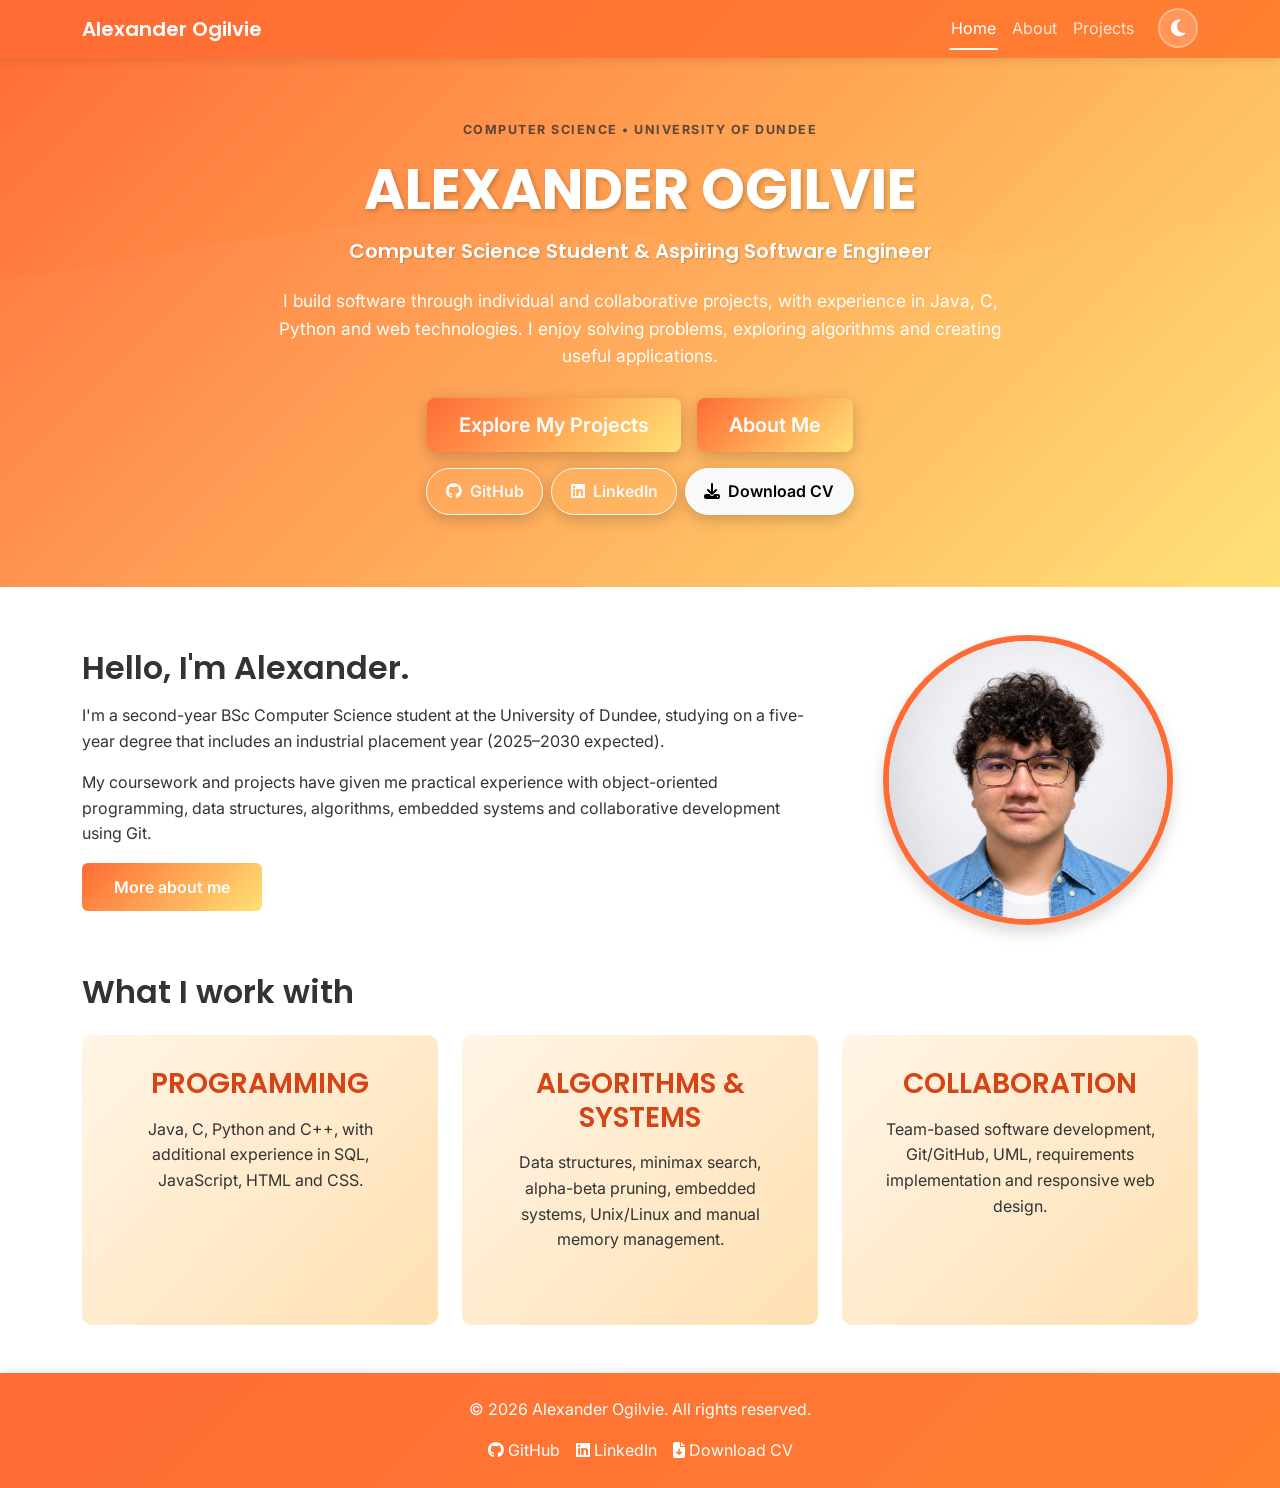
<file: index.html>
<!DOCTYPE html>
<html lang="en">

<head>
    <meta charset="UTF-8">
    <meta name="viewport" content="width=device-width, initial-scale=1.0">
    <meta name="description"
        content="Alexander Ogilvie — Computer Science student at the University of Dundee. Explore software projects, technical skills and experience.">
    <title>Home | Alexander Ogilvie</title>
    <link rel="preconnect" href="https://fonts.googleapis.com">
    <link rel="preconnect" href="https://fonts.gstatic.com" crossorigin>
    <link
        href="https://fonts.googleapis.com/css2?family=Poppins:wght@400;600;700&family=Inter:wght@300;400;500&display=swap"
        rel="stylesheet">
    <link href="https://cdn.jsdelivr.net/npm/bootstrap@5.3.2/dist/css/bootstrap.min.css" rel="stylesheet">
    <link rel="stylesheet" href="https://cdnjs.cloudflare.com/ajax/libs/animate.css/4.1.1/animate.min.css">
    <link rel="stylesheet" href="https://cdnjs.cloudflare.com/ajax/libs/font-awesome/6.5.1/css/all.min.css">
    <script>(function () { const t = localStorage.getItem('theme') || 'light'; document.documentElement.setAttribute('data-theme', t); })();</script>
    <link rel="stylesheet" href="css/style.css">
</head>

<body>
    <header>
        <nav class="navbar navbar-expand-lg site-nav fixed-top">
            <div class="container"><a class="navbar-brand" href="index.html">Alexander Ogilvie</a><button
                    class="navbar-toggler" type="button" data-bs-toggle="collapse" data-bs-target="#navbarNav"
                    aria-controls="navbarNav" aria-expanded="false" aria-label="Toggle navigation menu"><span
                        class="navbar-toggler-icon"></span></button>
                <div class="collapse navbar-collapse" id="navbarNav">
                    <ul class="navbar-nav ms-auto">
                        <li class="nav-item"><a class="nav-link active" href="index.html">Home</a></li>
                        <li class="nav-item"><a class="nav-link " href="about.html">About</a></li>
                        <li class="nav-item"><a class="nav-link " href="projects.html">Projects</a></li>
                        <li class="nav-item"><button id="theme-toggle" class="theme-toggle"
                                aria-label="Toggle dark mode"><i class="fas fa-moon"></i></button></li>
                    </ul>
                </div>
            </div>
        </nav>
    </header>
    <main>
        <section class="hero">
            <div class="container">
                <p class="eyebrow">COMPUTER SCIENCE • UNIVERSITY OF DUNDEE</p>
                <h1 class="hero-title">ALEXANDER OGILVIE</h1>
                <h2 class="hero-text">Computer Science Student &amp; Aspiring Software Engineer</h2>
                <p class="hero-intro">I build software through individual and collaborative projects, with experience in Java, C, Python and web technologies. I enjoy solving problems, exploring algorithms and creating useful applications.</p>
                <div class="d-flex flex-wrap gap-3 justify-content-center mb-3"><a href="projects.html"
                        class="btn btn-primary btn-lg">Explore My Projects</a><a href="about.html"
                        class="btn btn-primary btn-lg">About Me</a></div>
                <div class="social-links d-flex flex-wrap gap-2 justify-content-center" aria-label="Professional links">
                    <a class="btn btn-outline-light" href="https://github.com/alex-ogilvie" target="_blank"
                        rel="noopener noreferrer"><i class="fab fa-github me-2" aria-hidden="true"></i>GitHub</a><a
                        class="btn btn-outline-light" href="https://www.linkedin.com/in/alexander-ogilvie-29313744b/" target="_blank"
                        rel="noopener noreferrer"><i class="fab fa-linkedin me-2" aria-hidden="true"></i>LinkedIn</a><a
                        class="btn btn-light" href="assets/Alexander-Ogilvie-CV.pdf" download><i
                            class="fas fa-download me-2" aria-hidden="true"></i>Download CV</a></div>
            </div>
        </section>
        <section class="section">
            <div class="container">
                <div class="row align-items-center g-5 mb-5">
                    <div class="col-lg-8">
                        <h2 class="mb-3">Hello, I'm Alexander.</h2>
                        <p>I'm a second-year BSc Computer Science student at the University of Dundee, studying on a five-year degree that includes an industrial placement year (2025–2030 expected).</p>
                        <p>My coursework and projects have given me practical experience with object-oriented programming, data structures, algorithms, embedded systems and collaborative development using Git.</p>
                        <a href="about.html" class="btn btn-primary">More about me</a>
                    </div>
                    <div class="col-lg-4 text-center"><img src="assets/images/me.png"
                            alt="Portrait of Alexander Ogilvie" class="img-fluid rounded-circle shadow profile-image"
                            loading="lazy"></div>
                </div>
                <h2 class="mb-4">What I work with</h2>
                <div class="row g-4">
                    <div class="col-md-4">
                        <div class="feature-box h-100">
                            <h3>PROGRAMMING</h3>
                            <p>Java, C, Python and C++, with additional experience in SQL, JavaScript, HTML and CSS.</p>
                        </div>
                    </div>
                    <div class="col-md-4">
                        <div class="feature-box h-100">
                            <h3>ALGORITHMS &amp; SYSTEMS</h3>
                            <p>Data structures, minimax search, alpha-beta pruning, embedded systems, Unix/Linux and manual memory management.</p>
                        </div>
                    </div>
                    <div class="col-md-4">
                        <div class="feature-box h-100">
                            <h3>COLLABORATION</h3>
                            <p>Team-based software development, Git/GitHub, UML, requirements implementation and responsive web design.</p>
                        </div>
                    </div>
                </div>
            </div>
        </section>
    </main>
    <footer class="site-footer">
        <div class="container">
            <p class="mb-3">&copy; 2026 Alexander Ogilvie. All rights reserved.</p>
            <div class="footer-links d-flex flex-wrap gap-3 justify-content-center"><a
                    href="https://github.com/alex-ogilvie" target="_blank" rel="noopener noreferrer"><i
                        class="fab fa-github me-1" aria-hidden="true"></i>GitHub</a><a href="https://www.linkedin.com/in/alexander-ogilvie-29313744b/"
                    target="_blank" rel="noopener noreferrer"><i class="fab fa-linkedin me-1"
                        aria-hidden="true"></i>LinkedIn</a><a href="assets/Alexander-Ogilvie-CV.pdf" download><i
                        class="fas fa-file-arrow-down me-1" aria-hidden="true"></i>Download CV</a></div>
        </div>
    </footer>
    <script src="https://cdn.jsdelivr.net/npm/bootstrap@5.3.2/dist/js/bootstrap.bundle.min.js"></script>
    <script src="js/theme-toggle.js"></script>
</body>

</html>
</file>
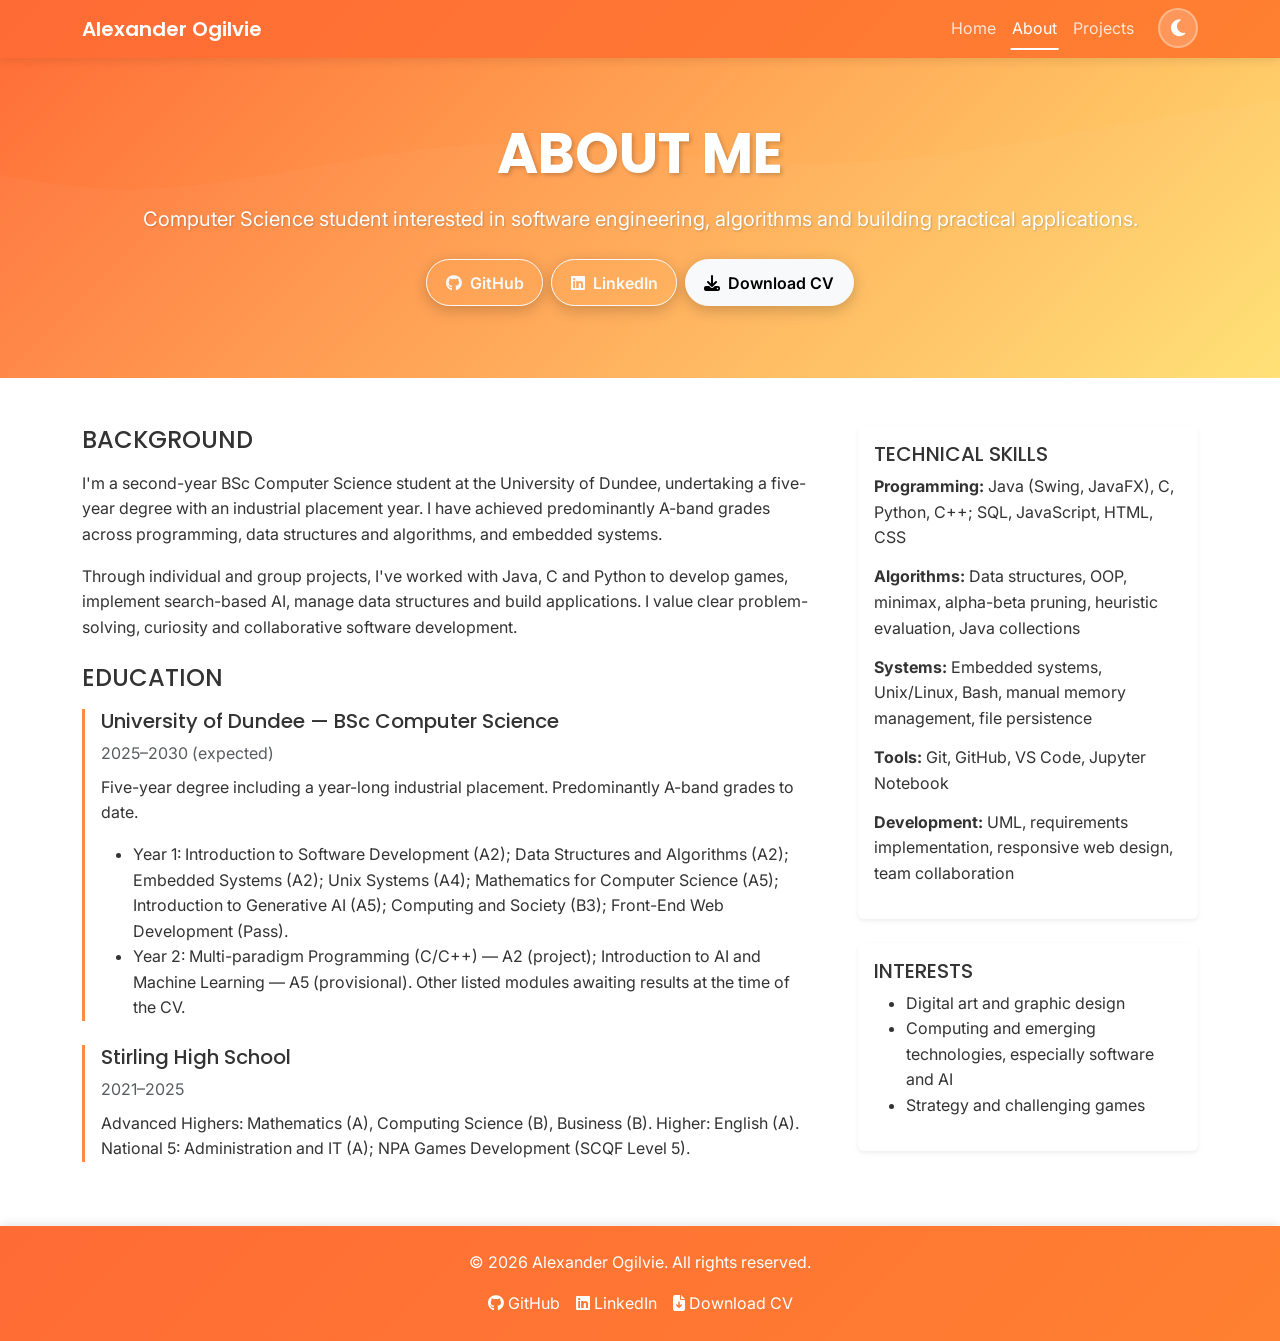
<file: about.html>
<!DOCTYPE html>
<html lang="en">

<head>
    <meta charset="UTF-8">
    <meta name="viewport" content="width=device-width, initial-scale=1.0">
    <meta name="description"
        content="Alexander Ogilvie — Computer Science student at the University of Dundee. Explore software projects, technical skills and experience.">
    <title>About | Alexander Ogilvie</title>
    <link rel="preconnect" href="https://fonts.googleapis.com">
    <link rel="preconnect" href="https://fonts.gstatic.com" crossorigin>
    <link
        href="https://fonts.googleapis.com/css2?family=Poppins:wght@400;600;700&family=Inter:wght@300;400;500&display=swap"
        rel="stylesheet">
    <link href="https://cdn.jsdelivr.net/npm/bootstrap@5.3.2/dist/css/bootstrap.min.css" rel="stylesheet">
    <link rel="stylesheet" href="https://cdnjs.cloudflare.com/ajax/libs/animate.css/4.1.1/animate.min.css">
    <link rel="stylesheet" href="https://cdnjs.cloudflare.com/ajax/libs/font-awesome/6.5.1/css/all.min.css">
    <script>(function () { const t = localStorage.getItem('theme') || 'light'; document.documentElement.setAttribute('data-theme', t); })();</script>
    <link rel="stylesheet" href="css/style.css">
</head>

<body>
    <header>
        <nav class="navbar navbar-expand-lg site-nav fixed-top">
            <div class="container"><a class="navbar-brand" href="index.html">Alexander Ogilvie</a><button
                    class="navbar-toggler" type="button" data-bs-toggle="collapse" data-bs-target="#navbarNav"
                    aria-controls="navbarNav" aria-expanded="false" aria-label="Toggle navigation menu"><span
                        class="navbar-toggler-icon"></span></button>
                <div class="collapse navbar-collapse" id="navbarNav">
                    <ul class="navbar-nav ms-auto">
                        <li class="nav-item"><a class="nav-link " href="index.html">Home</a></li>
                        <li class="nav-item"><a class="nav-link active" href="about.html">About</a></li>
                        <li class="nav-item"><a class="nav-link " href="projects.html">Projects</a></li>
                        <li class="nav-item"><button id="theme-toggle" class="theme-toggle"
                                aria-label="Toggle dark mode"><i class="fas fa-moon"></i></button></li>
                    </ul>
                </div>
            </div>
        </nav>
    </header>

    <main>
        <section class="hero">
            <div class="container">
                <h1 class="hero-title">ABOUT ME</h1>
                <p class="hero-text">Computer Science student interested in software engineering, algorithms and
                    building practical applications.</p>
                <div class="social-links d-flex flex-wrap gap-2 justify-content-center" aria-label="Professional links">
                    <a class="btn btn-outline-light" href="https://github.com/alex-ogilvie" target="_blank"
                        rel="noopener noreferrer"><i class="fab fa-github me-2" aria-hidden="true"></i>GitHub</a><a
                        class="btn btn-outline-light" href="https://www.linkedin.com/in/alexander-ogilvie-29313744b/" target="_blank"
                        rel="noopener noreferrer"><i class="fab fa-linkedin me-2" aria-hidden="true"></i>LinkedIn</a><a
                        class="btn btn-light" href="assets/Alexander-Ogilvie-CV.pdf" download><i
                            class="fas fa-download me-2" aria-hidden="true"></i>Download CV</a></div>
            </div>
        </section>
        <section class="section">
            <div class="container">
                <div class="row g-5">
                    <div class="col-lg-8">
                        <h2 class="h4 mb-3">BACKGROUND</h2>
                        <p>I'm a second-year BSc Computer Science student at the University of Dundee, undertaking a five-year degree with an industrial placement year. I have achieved predominantly A-band grades across programming, data structures and algorithms, and embedded systems.</p>
                        <p>Through individual and group projects, I've worked with Java, C and Python to develop games, implement search-based AI, manage data structures and build applications. I value clear problem-solving, curiosity and collaborative software development.</p>
                        <h2 class="h4 mt-4 mb-3">EDUCATION</h2>
                        <div class="timeline-item">
                            <h3 class="h5">University of Dundee — BSc Computer Science</h3>
                            <p class="text-muted mb-2">2025–2030 (expected)</p>
                            <p>Five-year degree including a year-long industrial placement. Predominantly A-band grades to date.</p>
                            <ul>
                                <li>Year 1: Introduction to Software Development (A2); Data Structures and Algorithms (A2); 
                                    Embedded Systems (A2); Unix Systems (A4); Mathematics for Computer Science (A5); 
                                    Introduction to Generative AI (A5); 
                                    Computing and Society (B3); 
                                    Front-End Web Development (Pass).</li>
                                <li>Year 2: Multi-paradigm Programming (C/C++) — A2 (project); 
                                    Introduction to AI and Machine Learning — A5 (provisional). 
                                    Other listed modules awaiting results at the time of the CV.</li>
                            </ul>
                        </div>
                        <div class="timeline-item mt-4">
                            <h3 class="h5">Stirling High School</h3>
                            <p class="text-muted mb-2">2021–2025</p>
                            <p>Advanced Highers: Mathematics (A), Computing Science (B), Business (B). Higher: English
                                (A). National 5: Administration and IT (A); NPA Games Development (SCQF Level 5).</p>
                        </div>
                        <!-- <h2 class="h4 mt-4 mb-3">CURRENT GOAL</h2> -->
                    </div>
                    <div class="col-lg-4">
                        <div class="card shadow-sm mb-4">
                            <div class="card-body">
                                <h3 class="h5">TECHNICAL SKILLS</h3>
                                <ul class="list-unstyled skill-list">
                                    <li><strong>Programming:</strong> Java (Swing, JavaFX), C, Python, C++; SQL, JavaScript, HTML, CSS</li>
                                    <li><strong>Algorithms:</strong> Data structures, OOP, minimax, alpha-beta pruning, heuristic evaluation, Java collections</li>
                                    <li><strong>Systems:</strong> Embedded systems, Unix/Linux, Bash, manual memory management, file persistence</li>
                                    <li><strong>Tools:</strong> Git, GitHub, VS Code, Jupyter Notebook</li>
                                    <li><strong>Development:</strong> UML, requirements implementation, responsive web design, team collaboration</li>
                                </ul>
                            </div>
                        </div>
                        <div class="card shadow-sm">
                            <div class="card-body">
                                <h3 class="h5">INTERESTS</h3>
                                <ul>
                                    <li>Digital art and graphic design</li>
                                    <li>Computing and emerging technologies, especially software and AI</li>
                                    <li>Strategy and challenging games</li>
                                </ul>
                            </div>
                        </div>
                    </div>
                </div>
            </div>
        </section>
    </main>
    <footer class="site-footer">
        <div class="container">
            <p class="mb-3">&copy; 2026 Alexander Ogilvie. All rights reserved.</p>
            <div class="footer-links d-flex flex-wrap gap-3 justify-content-center"><a
                    href="https://github.com/alex-ogilvie" target="_blank" rel="noopener noreferrer"><i
                        class="fab fa-github me-1" aria-hidden="true"></i>GitHub</a><a href="https://www.linkedin.com/in/alexander-ogilvie-29313744b/"
                    target="_blank" rel="noopener noreferrer"><i class="fab fa-linkedin me-1"
                        aria-hidden="true"></i>LinkedIn</a><a href="assets/Alexander-Ogilvie-CV.pdf" download><i
                        class="fas fa-file-arrow-down me-1" aria-hidden="true"></i>Download CV</a></div>
        </div>
    </footer>
    <script src="https://cdn.jsdelivr.net/npm/bootstrap@5.3.2/dist/js/bootstrap.bundle.min.js"></script>
    <script src="js/theme-toggle.js"></script>
</body>

</html>
</file>
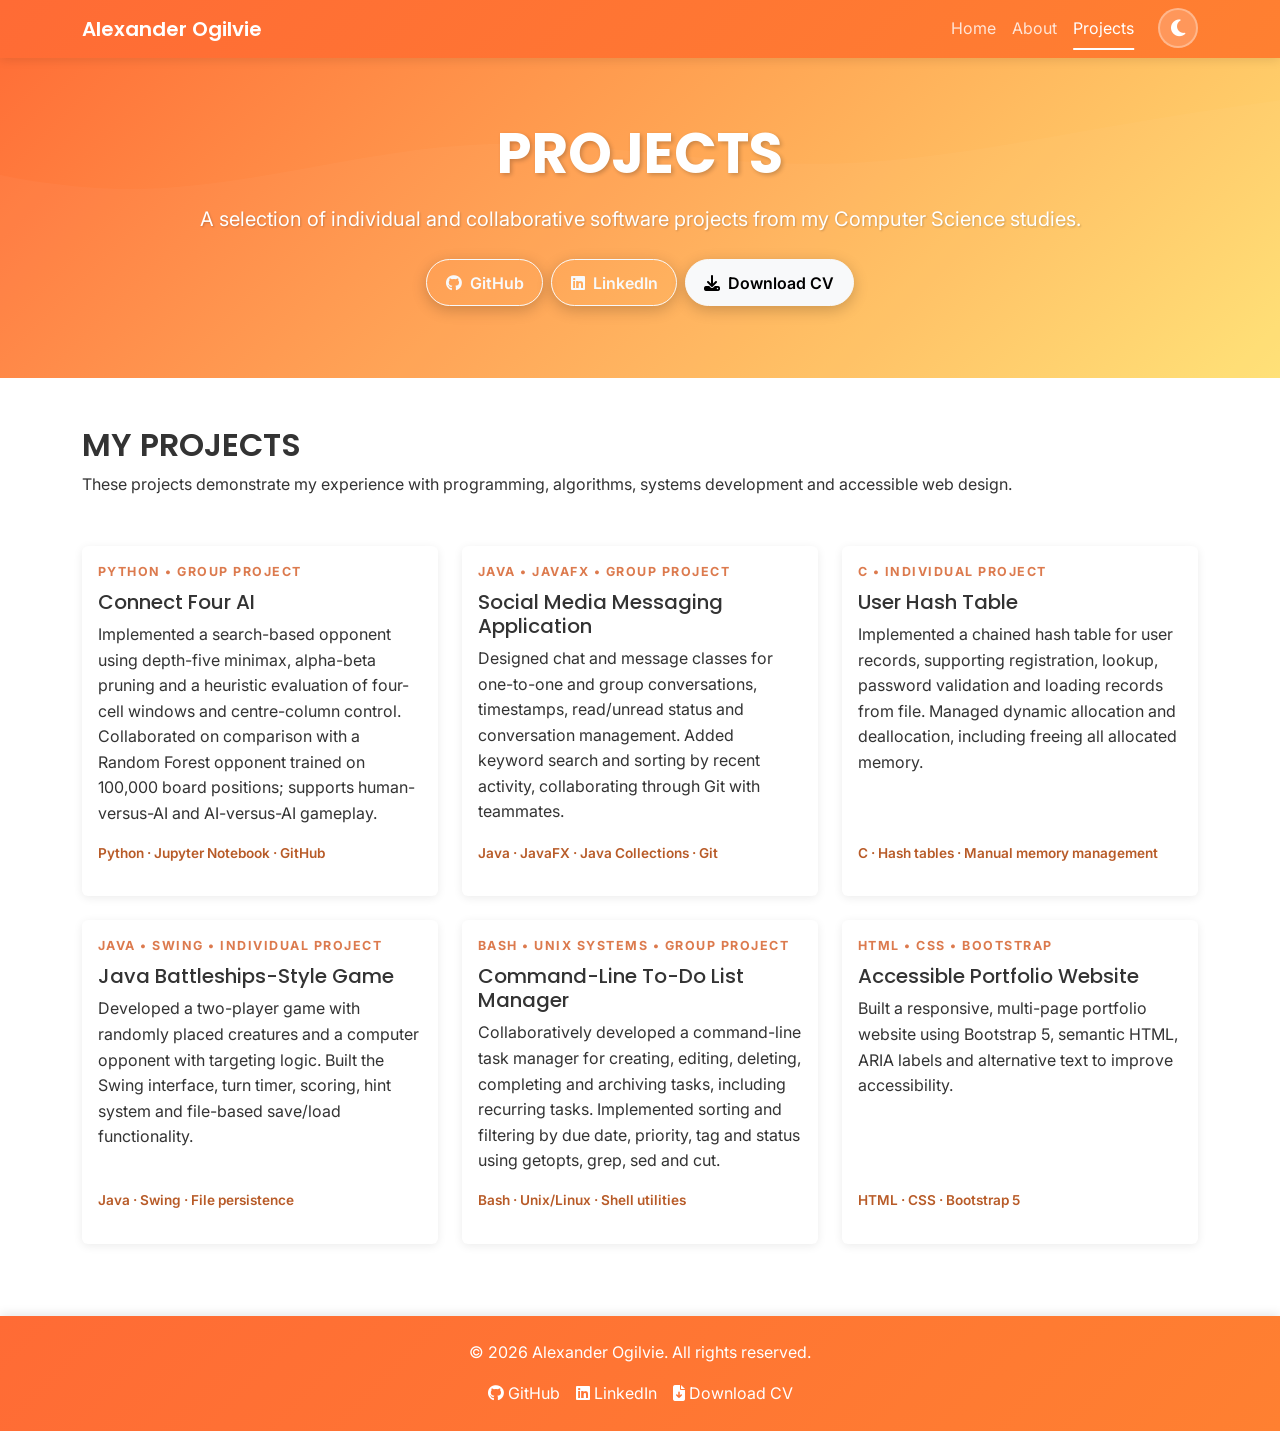
<file: projects.html>
<!DOCTYPE html>
<html lang="en">

<head>
    <meta charset="UTF-8">
    <meta name="viewport" content="width=device-width, initial-scale=1.0">
    <meta name="description"
        content="Alexander Ogilvie — Computer Science student at the University of Dundee. Explore software projects, technical skills and experience.">
    <title>Projects | Alexander Ogilvie</title>
    <link rel="preconnect" href="https://fonts.googleapis.com">
    <link rel="preconnect" href="https://fonts.gstatic.com" crossorigin>
    <link
        href="https://fonts.googleapis.com/css2?family=Poppins:wght@400;600;700&family=Inter:wght@300;400;500&display=swap"
        rel="stylesheet">
    <link href="https://cdn.jsdelivr.net/npm/bootstrap@5.3.2/dist/css/bootstrap.min.css" rel="stylesheet">
    <link rel="stylesheet" href="https://cdnjs.cloudflare.com/ajax/libs/animate.css/4.1.1/animate.min.css">
    <link rel="stylesheet" href="https://cdnjs.cloudflare.com/ajax/libs/font-awesome/6.5.1/css/all.min.css">
    <script>(function () { const t = localStorage.getItem('theme') || 'light'; document.documentElement.setAttribute('data-theme', t); })();</script>
    <link rel="stylesheet" href="css/style.css">
</head>

<body>
    <header>
        <nav class="navbar navbar-expand-lg site-nav fixed-top">
            <div class="container"><a class="navbar-brand" href="index.html">Alexander Ogilvie</a><button
                    class="navbar-toggler" type="button" data-bs-toggle="collapse" data-bs-target="#navbarNav"
                    aria-controls="navbarNav" aria-expanded="false" aria-label="Toggle navigation menu"><span
                        class="navbar-toggler-icon"></span></button>
                <div class="collapse navbar-collapse" id="navbarNav">
                    <ul class="navbar-nav ms-auto">
                        <li class="nav-item"><a class="nav-link " href="index.html">Home</a></li>
                        <li class="nav-item"><a class="nav-link " href="about.html">About</a></li>
                        <li class="nav-item"><a class="nav-link active" href="portfolio.html">Projects</a></li>
                        <li class="nav-item"><button id="theme-toggle" class="theme-toggle"
                                aria-label="Toggle dark mode"><i class="fas fa-moon"></i></button></li>
                    </ul>
                </div>
            </div>
        </nav>
    </header>
    <main>
        <section class="hero">
            <div class="container">
                <h1 class="hero-title">PROJECTS</h1>
                <p class="hero-text">A selection of individual and collaborative software projects from my Computer Science studies.</p>
                <div class="social-links d-flex flex-wrap gap-2 justify-content-center" aria-label="Professional links">
                    <a class="btn btn-outline-light" href="https://github.com/alex-ogilvie" target="_blank"
                        rel="noopener noreferrer"><i class="fab fa-github me-2" aria-hidden="true"></i>GitHub</a><a
                        class="btn btn-outline-light" href="https://www.linkedin.com/in/alexander-ogilvie-29313744b/" target="_blank"
                        rel="noopener noreferrer"><i class="fab fa-linkedin me-2" aria-hidden="true"></i>LinkedIn</a><a
                        class="btn btn-light" href="assets/Alexander-Ogilvie-CV.pdf" download><i
                            class="fas fa-download me-2" aria-hidden="true"></i>Download CV</a></div>
            </div>
        </section>
        <section class="section">
            <div class="container">
                <h2 class="mb-2">MY PROJECTS</h2>
                <p class="mb-5">These projects demonstrate my experience with programming, algorithms, systems development and accessible web design.</p>
                <div class="row">
                    <div class="col-md-6 col-lg-4 mb-4">
                        <!-- <article class="card portfolio-card h-100"><img src="" class="card-img-top" alt="" loading="lazy"> - WITH IMAGE -->
                        <article class="card portfolio-card h-70">
                            <div class="card-body d-flex flex-column">
                                <p class="project-type">Python • Group project</p>
                                <h3 class="card-title h5">Connect Four AI</h3>
                                <p class="card-text">Implemented a search-based opponent using depth-five minimax, alpha-beta pruning and a heuristic evaluation of four-cell windows and centre-column control. Collaborated on comparison with a Random Forest opponent trained on 100,000 board positions; supports human-versus-AI and AI-versus-AI gameplay.</p>
                                <p class="tech-tags mt-auto">Python · Jupyter Notebook · GitHub</p>
                            </div>
                        </article>
                    </div>
                    <div class="col-md-6 col-lg-4 mb-4">
                        <article class="card portfolio-card h-70">
                            <div class="card-body d-flex flex-column">
                                <p class="project-type">Java • JavaFX • Group project</p>
                                <h3 class="card-title h5">Social Media Messaging Application</h3>
                                <p class="card-text">Designed chat and message classes for one-to-one and group conversations, timestamps, read/unread status and conversation management. Added keyword search and sorting by recent activity, collaborating through Git with teammates.</p>
                                <p class="tech-tags mt-auto">Java · JavaFX · Java Collections · Git</p>
                            </div>
                        </article>
                    </div>
                    <div class="col-md-6 col-lg-4 mb-4">
                        <article class="card portfolio-card h-70">
                            <div class="card-body d-flex flex-column">
                                <p class="project-type">C • Individual project</p>
                                <h3 class="card-title h5">User Hash Table</h3>
                                <p class="card-text">Implemented a chained hash table for user records, supporting registration, lookup, password validation and loading records from file. Managed dynamic allocation and deallocation, including freeing all allocated memory.</p>
                                <p class="tech-tags mt-auto">C · Hash tables · Manual memory management</p>
                            </div>
                        </article>
                    </div>
                    <div class="col-md-6 col-lg-4 mb-4">
                        <article class="card portfolio-card h-70">
                            <div class="card-body d-flex flex-column">
                                <p class="project-type">Java • Swing • Individual project</p>
                                <h3 class="card-title h5">Java Battleships-Style Game</h3>
                                <p class="card-text">Developed a two-player game with randomly placed creatures and a computer opponent with targeting logic. Built the Swing interface, turn timer, scoring, hint system and file-based save/load functionality.</p>
                                <p class="tech-tags mt-auto">Java · Swing · File persistence</p>
                            </div>
                        </article>
                    </div>
                    <div class="col-md-6 col-lg-4 mb-4">
                        <article class="card portfolio-card h-70">
                            <div class="card-body d-flex flex-column">
                                <p class="project-type">Bash • Unix Systems • Group project</p>
                                <h3 class="card-title h5">Command-Line To-Do List Manager</h3>
                                <p class="card-text">Collaboratively developed a command-line task manager for creating, editing, deleting, completing and archiving tasks, including recurring tasks. Implemented sorting and filtering by due date, priority, tag and status using getopts, grep, sed and cut.</p>
                                <p class="tech-tags mt-auto">Bash · Unix/Linux · Shell utilities</p>
                            </div>
                        </article>
                    </div>
                    <div class="col-md-6 col-lg-4 mb-4">
                        <article class="card portfolio-card h-70">
                            <div class="card-body d-flex flex-column">
                                <p class="project-type">HTML • CSS • Bootstrap</p>
                                <h3 class="card-title h5">Accessible Portfolio Website</h3>
                                <p class="card-text">Built a responsive, multi-page portfolio website using Bootstrap 5, semantic HTML, ARIA labels and alternative text to improve accessibility.</p>
                                <p class="tech-tags mt-auto">HTML · CSS · Bootstrap 5</p>
                            </div>
                        </article>
                    </div>
                </div>
            </div>
        </section>
    </main>
    <footer class="site-footer">
        <div class="container">
            <p class="mb-3">&copy; 2026 Alexander Ogilvie. All rights reserved.</p>
            <div class="footer-links d-flex flex-wrap gap-3 justify-content-center"><a
                    href="https://github.com/alex-ogilvie" target="_blank" rel="noopener noreferrer"><i
                        class="fab fa-github me-1" aria-hidden="true"></i>GitHub</a><a href="https://www.linkedin.com/in/alexander-ogilvie-29313744b/"
                    target="_blank" rel="noopener noreferrer"><i class="fab fa-linkedin me-1"
                        aria-hidden="true"></i>LinkedIn</a><a href="assets/Alexander-Ogilvie-CV.pdf" download><i
                        class="fas fa-file-arrow-down me-1" aria-hidden="true"></i>Download CV</a></div>
        </div>
    </footer>
    <script src="https://cdn.jsdelivr.net/npm/bootstrap@5.3.2/dist/js/bootstrap.bundle.min.js"></script>
    <script src="js/theme-toggle.js"></script>
</body>

</html>
</file>
<file: css/style.css>
:root {
    /* Light mode */
    --gradient-primary: linear-gradient(135deg, #ff6b35 0%, #ffe174 100%);
    --gradient-secondary: linear-gradient(135deg, #ff9a56 0%, #ff6b6b 100%);
    --gradient-dark: linear-gradient(135deg, #ff6b35 0%, #ff8031 100%);
    --gradient-light: linear-gradient(135deg, #fff5e6 0%, #ffe0b2 100%);
    --bg-color: #ffffff;
    --text-color: #333333;
    --card-bg: #ffffff;
    --feature-gradient: linear-gradient(135deg, #fff5e6 0%, #ffe0b2 100%);
    --feature-text: #d84315;
    --profile-border: #ff6b35;
}

[data-theme="dark"] {
    /* Dark mode */
    --gradient-primary: linear-gradient(135deg, #0726ad 0%, #6a08cc 100%);
    --gradient-secondary: linear-gradient(135deg, #f093fb 0%, #f5576c 100%);
    --gradient-dark: linear-gradient(135deg, #0726ad 0%, #2d1b69 100%);
    --gradient-light: linear-gradient(135deg, #2d1b69 0%, #5b3a8f 100%);
    --bg-color: #1a1a2e;
    --text-color: #eaeaea;
    --card-bg: #16213e;
    --feature-gradient: linear-gradient(135deg, #2d1b69 0%, #5b3a8f 100%);
    --feature-text: #b794f6;
    --profile-border: #b794f6;
}

body {
    font-family: 'Inter', -apple-system, BlinkMacSystemFont, 'Segoe UI', Roboto, sans-serif;
    min-height: 100vh;
    display: flex;
    flex-direction: column;
    background-color: var(--bg-color);
    color: var(--text-color);
    transition: background-color 0.3s ease, color 0.3s ease;
    font-weight: 400;
    line-height: 1.6;
}

h1, h2, h3, h4, h5, h6 {
    font-family: 'Poppins', sans-serif;
    font-weight: 600;
}

.navbar-brand {
    font-family: 'Poppins', sans-serif;
    font-weight: 700;
}

main {
    flex: 1;
}

/* Theme toggle button */
.theme-toggle {
    background: rgba(255, 255, 255, 0.2);
    border: 2px solid rgba(255, 255, 255, 0.3);
    border-radius: 50%;
    width: 40px;
    height: 40px;
    display: flex;
    align-items: center;
    justify-content: center;
    cursor: pointer;
    transition: all 0.3s ease;
    margin-left: 1rem;
}

.theme-toggle:hover {
    background: rgba(255, 255, 255, 0.3);
    transform: rotate(180deg);
}

.theme-toggle i {
    color: #fff;
    font-size: 1.2rem;
    transition: transform 0.3s ease;
}

/* Navigation with gradient */
.site-nav {
    background: var(--gradient-dark);
    box-shadow: 0 2px 10px rgba(0, 0, 0, 0.1);
    transition: background 0.3s ease;
}

.site-nav .navbar-brand {
    color: #fff;
    font-weight: 600;
    transition: transform 0.3s ease;
}

.site-nav .navbar-brand:hover {
    transform: scale(1.05);
}

.site-nav .nav-link {
    color: rgba(255, 255, 255, 0.8);
    transition: all 0.3s ease;
    position: relative;
}

.site-nav .nav-link::after {
    content: '';
    position: absolute;
    bottom: 0;
    left: 50%;
    width: 0;
    height: 2px;
    background: #fff;
    transition: all 0.3s ease;
    transform: translateX(-50%);    
}

.site-nav .nav-link:hover::after,
.site-nav .nav-link.active::after {
    width: 80%;
}

.site-nav .nav-link:hover,
.site-nav .nav-link.active {
    color: #fff;
}

.site-nav .navbar-toggler {
    filter: invert(100%) saturate(100%) sepia(100%);
}

/* Hero section with gradient */
.hero {
    padding: 5rem 0;
    background: var(--gradient-primary);
    text-align: center;
    position: relative;
    overflow: hidden;
    transition: background 0.3s ease;
}

.hero::before {
    content: '';
    position: absolute;
    top: 0;
    left: 0;
    right: 0;
    bottom: 0;
    background: url('data:image/svg+xml,<svg xmlns="http://www.w3.org/2000/svg" viewBox="0 0 1440 320"><path fill="rgba(255,255,255,0.1)" d="M0,96L48,112C96,128,192,160,288,160C384,160,480,128,576,122.7C672,117,768,139,864,138.7C960,139,1056,117,1152,101.3C1248,85,1344,75,1392,69.3L1440,64L1440,320L1392,320C1344,320,1248,320,1152,320C1056,320,960,320,864,320C768,320,672,320,576,320C480,320,384,320,288,320C192,320,96,320,48,320L0,320Z"></path></svg>') no-repeat bottom;
    background-size: cover;
    opacity: 0.3;
}

.hero > .container {
    position: relative;
    z-index: 1;
}

.hero-title {
    font-size: 3.5rem;
    margin-bottom: 1rem;
    color: #fff;
    font-weight: 700;
    text-shadow: 2px 2px 4px rgba(0, 0, 0, 0.2);
    animation: fadeInDown 1s ease-out;
}

.hero-text {
    font-size: 1.25rem;
    margin-bottom: 1.5rem;
    color: #fff;
    text-shadow: 1px 1px 2px rgba(0, 0, 0, 0.2);
    animation: fadeInUp 1s ease-out 0.3s both;
}

.hero .btn {
    animation: fadeInUp 1s ease-out 0.6s both;
    box-shadow: 0 4px 15px rgba(0, 0, 0, 0.2);
    transition: all 0.3s ease;
}

.hero .btn:hover {
    transform: translateY(-3px);
    box-shadow: 0 6px 20px rgba(0, 0, 0, 0.3);
}

/* Keyframe animations */
@keyframes fadeInDown {
    from {
        opacity: 0;
        transform: translateY(-30px);
    }
    to {
        opacity: 1;
        transform: translateY(0);
    }
}

@keyframes fadeInUp {
    from {
        opacity: 0;
        transform: translateY(30px);
    }
    to {
        opacity: 1;
        transform: translateY(0);
    }
}

/* Section spacing */
.section {
    padding: 3rem 0;
}

/* Cards */
.card {
    transition: all 0.3s ease;
    border: none;
    box-shadow: 0 2px 10px rgba(0, 0, 0, 0.08);
    overflow: hidden;
    background-color: var(--card-bg);
    color: var(--text-color);
}

[data-theme="dark"] .card {
    box-shadow: 0 2px 10px rgba(0, 0, 0, 0.3);
}

.card:hover {
    transform: translateY(-10px);
    box-shadow: 0 8px 25px rgba(0, 0, 0, 0.15);
}

[data-theme="dark"] .card:hover {
    box-shadow: 0 8px 25px rgba(0, 0, 0, 0.5);
}

.card-img-top {
    height: 200px;
    object-fit: cover;
    background-color: #e9ecef;
    transition: transform 0.3s ease;
}

.card:hover .card-img-top {
    transform: scale(1.1);
}

/* Only apply full height to portfolio cards */
.portfolio-card {
    height: 100%;
}

/* Stagger animation delays for portfolio cards */
.portfolio-card:nth-child(1) {
    animation-delay: 0.1s;
}

.portfolio-card:nth-child(2) {
    animation-delay: 0.2s;
}

.portfolio-card:nth-child(3) {
    animation-delay: 0.3s;
}

.portfolio-card:nth-child(4) {
    animation-delay: 0.4s;
}

.portfolio-card:nth-child(5) {
    animation-delay: 0.5s;
}

.portfolio-card:nth-child(6) {
    animation-delay: 0.6s;
}

/* Feature boxes */
.feature-box {
    text-align: center;
    margin-bottom: 1.5rem;
    padding: 2rem;
    border-radius: 10px;
    transition: all 0.3s ease;
    background: var(--feature-gradient);
}

.feature-box:hover {
    transform: translateY(-5px);
    box-shadow: 0 5px 20px rgba(0, 0, 0, 0.1);
}

.feature-box h3 {
    color: var(--feature-text);
    margin-bottom: 1rem;
}

/* Button enhancements */
.btn-primary {
    background: var(--gradient-primary);
    border: none;
    padding: 0.75rem 2rem;
    font-weight: 600;
    transition: all 0.3s ease;
    color: #fff;
}

.btn-primary:hover {
    background: var(--gradient-secondary);
    transform: translateY(-2px);
    box-shadow: 0 5px 15px rgba(0, 0, 0, 0.2);
    color: #fff;
}

/* Footer with gradient */
.site-footer {
    background: var(--gradient-dark);
    color: #fff;
    text-align: center;
    padding: 1.5rem 0;
    margin-top: auto;
    box-shadow: 0 -2px 10px rgba(0, 0, 0, 0.1);
    transition: background 0.3s ease;
}

/* Smooth scroll behavior */
html {
    scroll-behavior: smooth;
}

/* Image hover effects */
img {
    transition: all 0.3s ease;
}

img:hover {
    transform: scale(1.02);
}

/* Dark mode specific adjustments */
[data-theme="dark"] h1,
[data-theme="dark"] h2,
[data-theme="dark"] h3,
[data-theme="dark"] h4,
[data-theme="dark"] h5,
[data-theme="dark"] h6 {
    color: var(--text-color);
}

[data-theme="dark"] p {
    color: var(--text-color);
}

/* Portfolio refresh */
.hero { padding: 7.5rem 0 4.5rem; }
.eyebrow, .project-type { font-size: .78rem; letter-spacing: .12em; font-weight: 700; text-transform: uppercase; opacity: .8; }
.hero-intro { max-width: 760px; margin: 0 auto 1.75rem; color: #fff; font-size: 1.08rem; }
.social-links .btn { border-radius: 999px; padding: .65rem 1.15rem; font-weight: 600; }
/* .profile-image { max-height: 290px; object-fit: cover; } */
.profile-image { max-height: 290px; object-fit: cover; border: 6px solid var(--profile-border); border-radius: 50%; }
.skill-list li { margin-bottom: .85rem; }
.timeline-item { border-left: 3px solid #ff8a45; padding-left: 1rem; }
.project-type { color: #d45a22; margin-bottom: .5rem; }
.tech-tags { font-size: .85rem; font-weight: 600; color: #b85b28; }
.footer-links a { color: inherit; text-decoration: none; }
.footer-links a:hover { text-decoration: underline; }
[data-theme="dark"] .project-type, [data-theme="dark"] .tech-tags { color: #ffc08d; }
[data-theme="dark"] .text-muted { color: #b8bfd0 !important; }
@media (max-width: 576px) { .hero { padding: 6.5rem 0 3.5rem; } .hero-title { font-size: 2.35rem; } .hero-text { font-size: 1.05rem; } }
</file>
